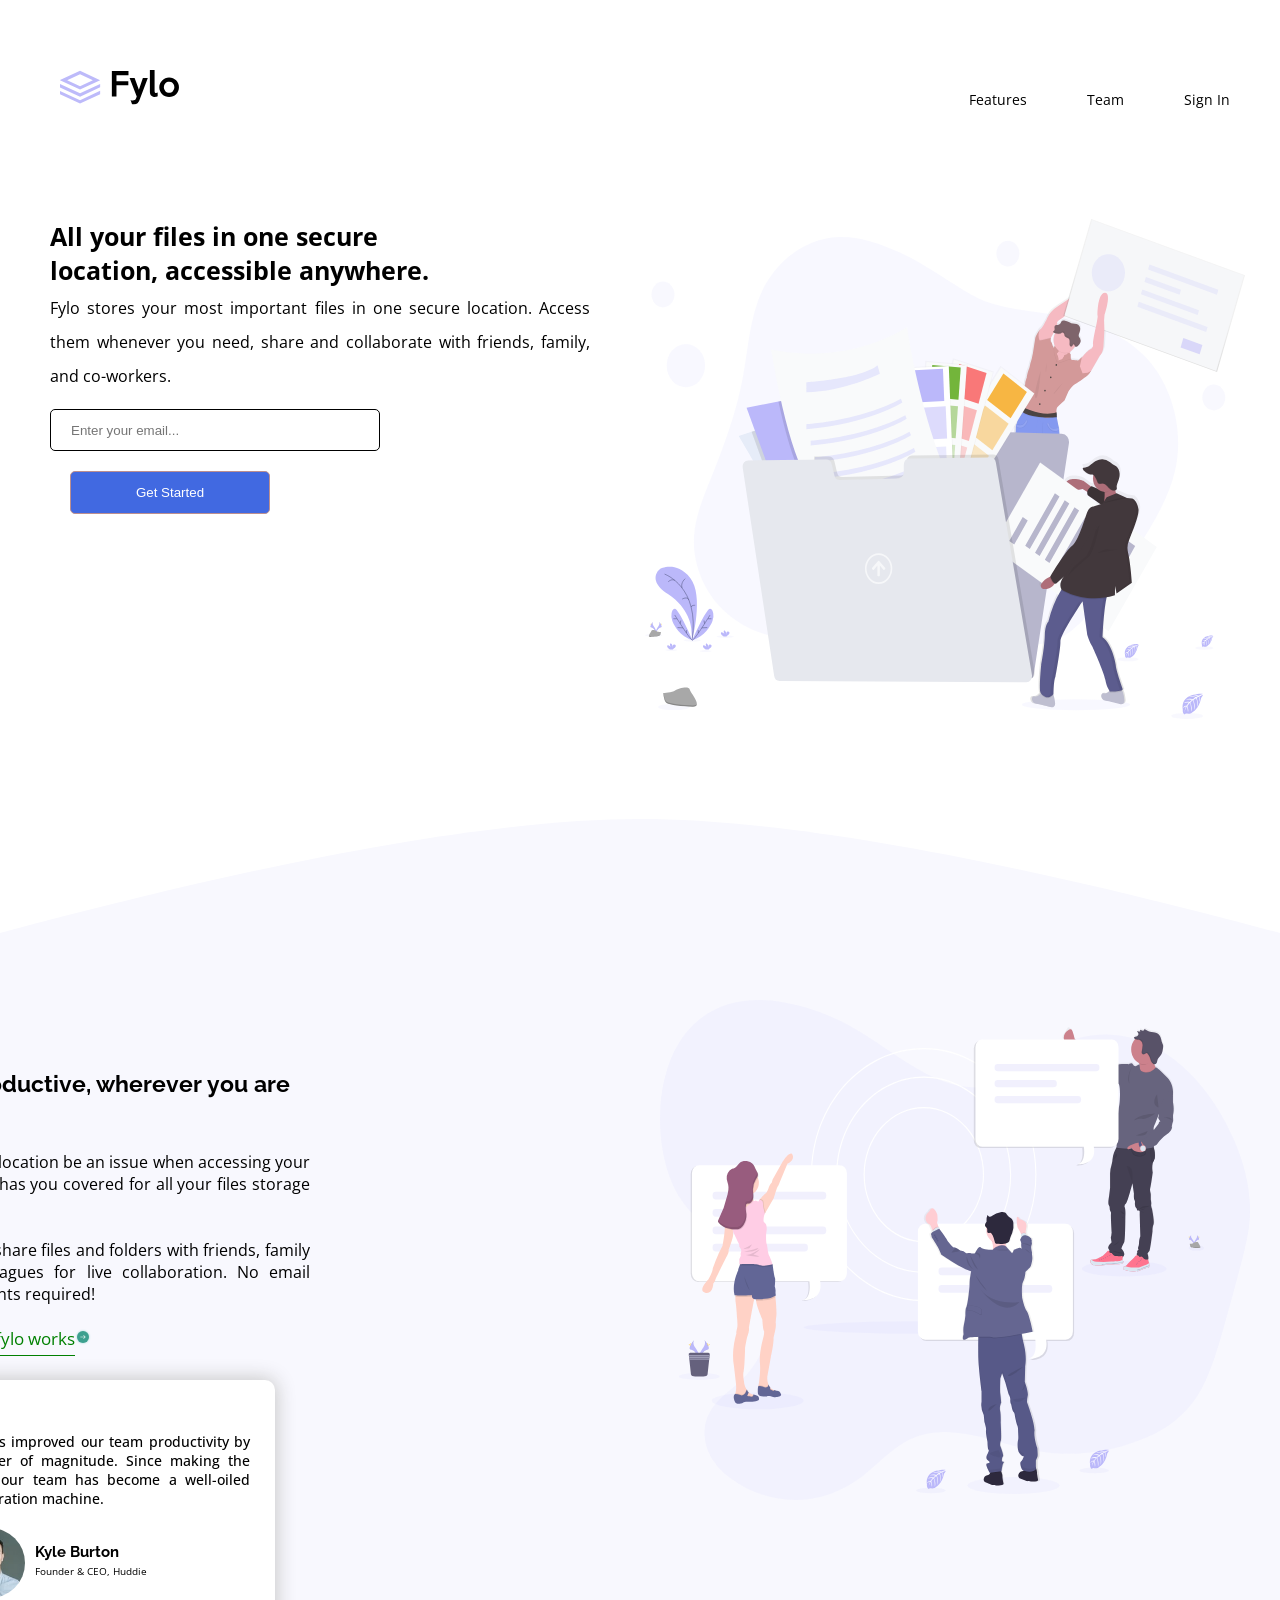
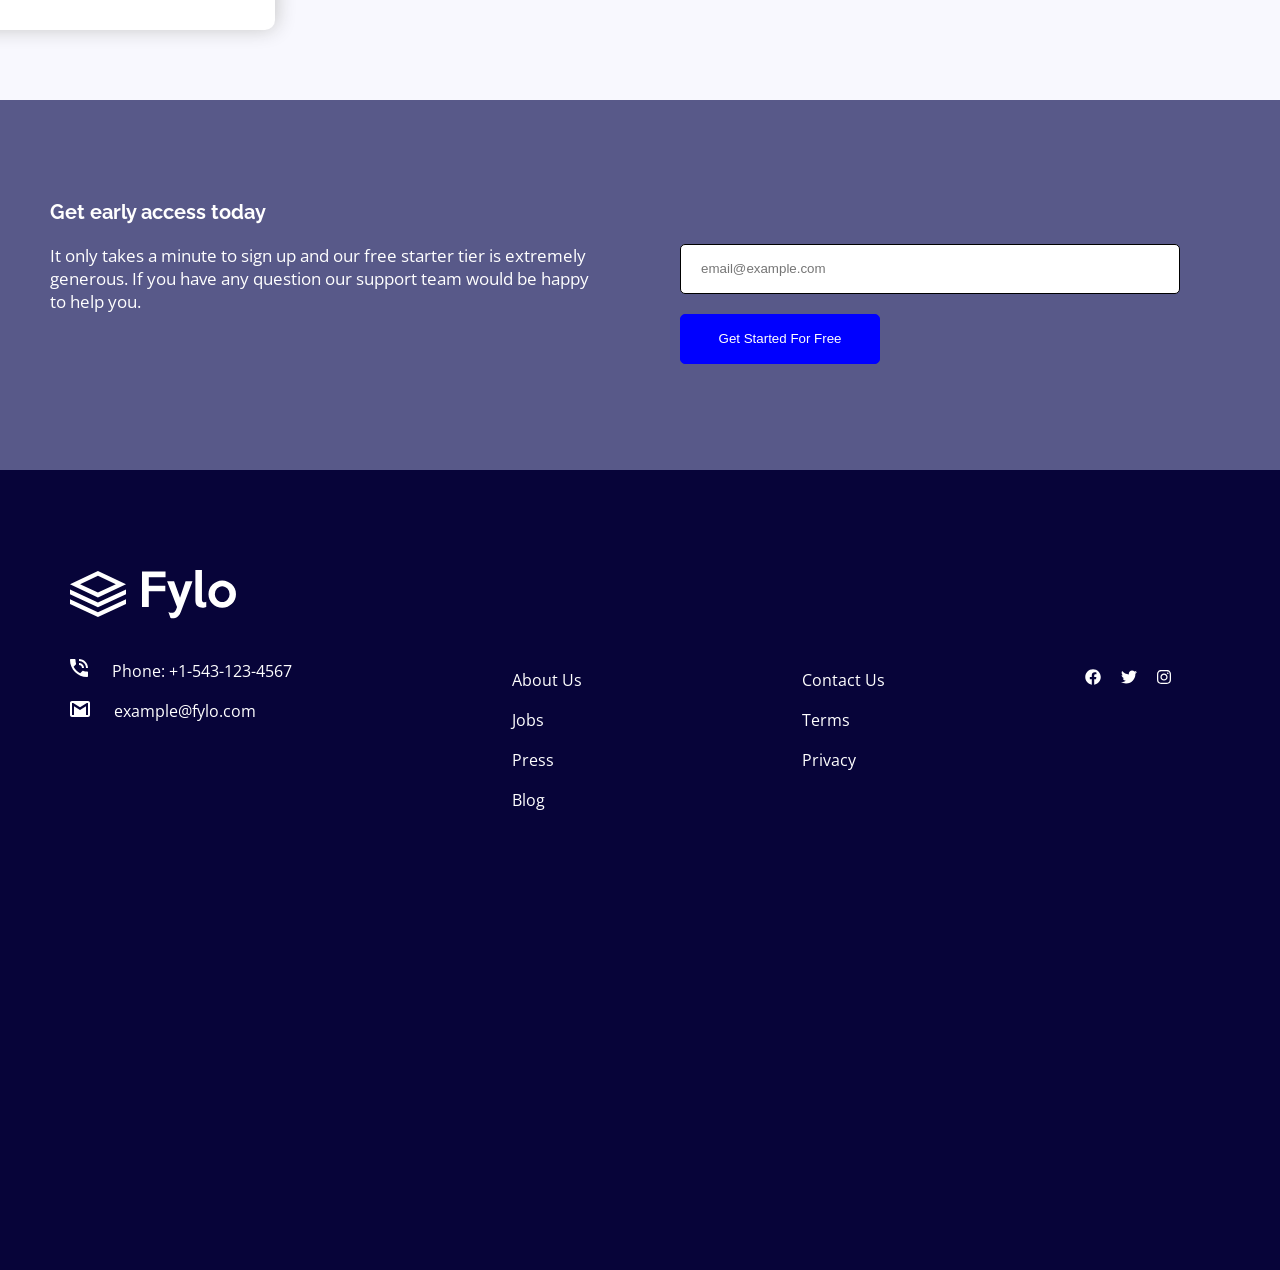
<file: index.html>
<!DOCTYPE html>
<html lang="en">

<head>
    <meta charset="UTF-8">
    <meta name="viewport" content="width=device-width, initial-scale=1.0">
    <title>fylopage</title>
    <link rel="stylesheet" href="fyloproject.css">
</head>

<body>
    <div class="head">
        <header>
            <img src="./images/logo.svg" alt="">
            <ul>
                <li><a href="">Features</a></li>
                <li><a href="">Team</a></li>
                <li><a href="">Sign In</a></li>
            </ul>
        </header>
    </div>
    <div class="first-column">
        <img src="./images/illustration-1.svg" alt="">
        <p class="p01">
            All your files in one secure <br>
            location, accessible
            anywhere. <br>
            <span class="sp1">Fylo stores your most important files in one
                secure location. Access them whenever you
                need, share and collaborate with friends,
                family, and co-workers. <br>
                <span><input type="email" placeholder="Enter your email..." class="i1" required> <button class="b1">Get
                        Started</button></span>
            </span>
        </p>
    </div>
    <div class="mid-column">
        <img src="./images/bg-curve-mobile.svg" alt="">
        <div class="md1">
            <img src="./images/illustration-2.svg" alt="">
            <div class="p2">Stay productive, wherever you are <br><br><br>
                <div class="sp3">Never let location be an issue when accessing your files. Fylo has you covered for all
                    your files storage needs. <br><br>
                    Securely share files and folders with friends, family and colleagues for live collaboration. No
                    email attachments required! <br><br>
                </div>
                <div class="sp4">
                    <a href="">See how fylo works<svg xmlns="http://www.w3.org/2000/svg"
                            xmlns:xlink="http://www.w3.org/1999/xlink" width="16" height="16">
                            <defs>
                                <circle id="b" cx="6" cy="6" r="6" />
                                <filter x="-25%" y="-25%" width="150%" height="150%" filterUnits="objectBoundingBox"
                                    id="a">
                                    <feOffset in="SourceAlpha" result="shadowOffsetOuter1" />
                                    <feGaussianBlur stdDeviation="1" in="shadowOffsetOuter1"
                                        result="shadowBlurOuter1" />
                                    <feColorMatrix
                                        values="0 0 0 0 0.239215686 0 0 0 0 0.62745098 0 0 0 0 0.560784314 0 0 0 0.793506567 0"
                                        in="shadowBlurOuter1" />
                                </filter>
                            </defs>
                            <g fill="none" fill-rule="evenodd">
                                <g transform="translate(2 2)">
                                    <use fill="#000" filter="url(#a)" xlink:href="#b" />
                                    <use fill="#3DA08F" xlink:href="#b" />
                                </g>
                                <path d="M8.582 6l-.363.35 1.452 1.4H5.333v.5h4.338L8.22 9.65l.363.35 2.074-2z"
                                    fill="#FFF" />
                            </g>
                        </svg></a>
                </div>

                <div class="sp5">
                    <svg xmlns="http://www.w3.org/2000/svg" width="19" height="12"><text transform="translate(-34 -25)"
                            fill="#07043B" fill-rule="evenodd" font-family="Helvetica" font-size="45">
                            <tspan x="33" y="56">“</tspan>
                        </text></svg>
                    <div class="sp6">
                        <p class="">Fylo has improved our team productivity by an order of magnitude. Since making the
                            switch our team has become a well-oiled collaboration machine.</p>
                    </div>
                    <div class="sp7"><img src="./images/avatar-testimonial.jpg" alt=""><span class="sp8">Kyle Burton
                            <br><span class="sp9">Founder & CEO, Huddie</span></span></div>
                </div>

            </div>
        </div>
    </div>
    <div class="second-column">
        <p class="psc1">Get early access today</p>
        <div class="sc1">
            <p class="psc2">It only takes a minute to sign up and our free starter tier is extremely generous. If you
                have any question our support team would be happy to help you.</p>
            <form action="">
                <input type="text" required placeholder="email@example.com" class="input-2">
                <button class="b2">Get Started For Free</button>
            </form>
        </div>
    </div>
    <footer>
        <div class="f1">
            <div class="footer-logo">
                <div class="flogo">
                    <svg width="166" height="49" xmlns="http://www.w3.org/2000/svg"
                        xmlns:xlink="http://www.w3.org/1999/xlink">
                        <defs>
                            <path id="a" d="M.014.03h93.96v48.29H.015z" />
                        </defs>
                        <g fill="none" fill-rule="evenodd">
                            <path
                                d="M0 14.13v.123l27.95 13.13L56 14.209v-.033L27.95 1 0 14.13zm10.077.062L27.95 5.795l17.877 8.397-17.877 8.396-17.874-8.396zM27.95 32.483L0 19.55v4.784l27.95 12.964L56 24.289v-4.784L27.95 32.483zm0 9.703L0 29.25v4.783L27.95 47 56 33.99v-4.784l-28.05 12.98z"
                                fill="#fff" />
                            <g transform="translate(72)">
                                <mask id="b" fill="#fff">
                                    <use xlink:href="#a" />
                                </mask>
                                <path
                                    d="M87.56 24.152a8.1 8.1 0 0 0-2.161-5.573 7.259 7.259 0 0 0-2.34-1.673 6.864 6.864 0 0 0-2.85-.601c-1.01 0-1.961.2-2.852.601a7.257 7.257 0 0 0-2.34 1.673 8.102 8.102 0 0 0-2.16 5.574 8.102 8.102 0 0 0 2.16 5.573 7.257 7.257 0 0 0 2.34 1.672 6.864 6.864 0 0 0 2.851.602c1.01 0 1.96-.2 2.852-.602a7.259 7.259 0 0 0 2.339-1.672 8.1 8.1 0 0 0 2.16-5.574zm6.415 0c0 1.932-.357 3.723-1.07 5.373a13.098 13.098 0 0 1-2.94 4.28c-1.247 1.205-2.71 2.156-4.388 2.854-1.678.699-3.468 1.048-5.369 1.048-1.9 0-3.683-.349-5.346-1.048a13.863 13.863 0 0 1-4.366-2.876 13.351 13.351 0 0 1-2.94-4.302c-.713-1.65-1.07-3.426-1.07-5.329 0-1.873.364-3.634 1.092-5.284a13.92 13.92 0 0 1 2.962-4.325 13.671 13.671 0 0 1 4.367-2.898 13.552 13.552 0 0 1 5.301-1.048c1.901 0 3.69.35 5.369 1.048 1.678.698 3.14 1.65 4.388 2.854 1.248 1.204 2.228 2.638 2.94 4.302.713 1.665 1.07 3.449 1.07 5.351zM64.258 36.905a8.6 8.6 0 0 1-1.715.58c-.638.148-1.3.222-1.982.222a9.84 9.84 0 0 1-2.74-.379 6.003 6.003 0 0 1-2.295-1.226c-.653-.565-1.173-1.3-1.56-2.207-.385-.907-.578-2-.578-3.277V.029h6.549v29.474c0 1.07.215 1.806.646 2.207.43.401.943.602 1.537.602.742 0 1.455-.223 2.138-.669v5.262zM50.492 11.22L38.908 41.854c-.861 2.289-1.99 3.939-3.386 4.95-1.396 1.01-3.06 1.515-4.99 1.515-.297 0-.623-.022-.98-.066a7.352 7.352 0 0 1-1.025-.201l-2.138-5.975a8.486 8.486 0 0 0 1.56.557c.534.134 1.039.201 1.514.201 1.01 0 1.93-.23 2.762-.691.832-.46 1.47-1.315 1.916-2.564l.891-2.586-9.935-25.773h6.995l5.925 16.588 5.57-16.588h6.905zM23.538 7.342H6.786v8.294h16.529v5.618H6.785v15.784H.015V1.412h23.524v5.93z"
                                    fill="#fff" mask="url(#b)" />
                            </g>
                        </g>
                    </svg>
                </div>
            </div><br><br>
            <div class="phone-logo">
                <div class="icons">
                    <img src="./images/icon-phone.svg" alt="">
                    <a href="tel:+1-543-123-4567">Phone: +1-543-123-4567</a><br><br>
                    <img src="./images/icon-email.svg" alt="">
                    <a href="mailto:example@fylo.com">example@fylo.com</a><br><br><br><br><br><br>
                </div>


                <ol>
                    <li><a href="">About Us</a></li><br>
                    <li><a href="">Jobs</a></li><br>
                    <li><a href="">Press</a></li><br>
                    <li><a href="">Blog</a></li><br><br><br>
                </ol>


                <ol>
                    <li><a href="">Contact Us</a></li><br>
                    <li><a href="">Terms</a></li><br>
                    <li><a href="">Privacy</a></li><br><br>
                </ol>


                <div class="media">
                    <div class="facebook">
                        <svg xmlns="http://www.w3.org/2000/svg" height="1em"
                            viewBox="0 0 512 512"><!--! Font Awesome Free 6.4.2 by @fontawesome - https://fontawesome.com License - https://fontawesome.com/license (Commercial License) Copyright 2023 Fonticons, Inc. -->
                            <path
                                d="M504 256C504 119 393 8 256 8S8 119 8 256c0 123.78 90.69 226.38 209.25 245V327.69h-63V256h63v-54.64c0-62.15 37-96.48 93.67-96.48 27.14 0 55.52 4.84 55.52 4.84v61h-31.28c-30.8 0-40.41 19.12-40.41 38.73V256h68.78l-11 71.69h-57.78V501C413.31 482.38 504 379.78 504 256z" />
                        </svg>
                    </div>
                    <div class="twitter">
                        <svg xmlns="http://www.w3.org/2000/svg" height="1em"
                            viewBox="0 0 512 512"><!--! Font Awesome Free 6.4.2 by @fontawesome - https://fontawesome.com License - https://fontawesome.com/license (Commercial License) Copyright 2023 Fonticons, Inc. -->
                            <path
                                d="M459.37 151.716c.325 4.548.325 9.097.325 13.645 0 138.72-105.583 298.558-298.558 298.558-59.452 0-114.68-17.219-161.137-47.106 8.447.974 16.568 1.299 25.34 1.299 49.055 0 94.213-16.568 130.274-44.832-46.132-.975-84.792-31.188-98.112-72.772 6.498.974 12.995 1.624 19.818 1.624 9.421 0 18.843-1.3 27.614-3.573-48.081-9.747-84.143-51.98-84.143-102.985v-1.299c13.969 7.797 30.214 12.67 47.431 13.319-28.264-18.843-46.781-51.005-46.781-87.391 0-19.492 5.197-37.36 14.294-52.954 51.655 63.675 129.3 105.258 216.365 109.807-1.624-7.797-2.599-15.918-2.599-24.04 0-57.828 46.782-104.934 104.934-104.934 30.213 0 57.502 12.67 76.67 33.137 23.715-4.548 46.456-13.32 66.599-25.34-7.798 24.366-24.366 44.833-46.132 57.827 21.117-2.273 41.584-8.122 60.426-16.243-14.292 20.791-32.161 39.308-52.628 54.253z" />
                        </svg>
                    </div>
                    <div class="instagram">
                        <svg xmlns="http://www.w3.org/2000/svg" height="1em"
                            viewBox="0 0 448 512"><!--! Font Awesome Free 6.4.2 by @fontawesome - https://fontawesome.com License - https://fontawesome.com/license (Commercial License) Copyright 2023 Fonticons, Inc. -->
                            <path
                                d="M224.1 141c-63.6 0-114.9 51.3-114.9 114.9s51.3 114.9 114.9 114.9S339 319.5 339 255.9 287.7 141 224.1 141zm0 189.6c-41.1 0-74.7-33.5-74.7-74.7s33.5-74.7 74.7-74.7 74.7 33.5 74.7 74.7-33.6 74.7-74.7 74.7zm146.4-194.3c0 14.9-12 26.8-26.8 26.8-14.9 0-26.8-12-26.8-26.8s12-26.8 26.8-26.8 26.8 12 26.8 26.8zm76.1 27.2c-1.7-35.9-9.9-67.7-36.2-93.9-26.2-26.2-58-34.4-93.9-36.2-37-2.1-147.9-2.1-184.9 0-35.8 1.7-67.6 9.9-93.9 36.1s-34.4 58-36.2 93.9c-2.1 37-2.1 147.9 0 184.9 1.7 35.9 9.9 67.7 36.2 93.9s58 34.4 93.9 36.2c37 2.1 147.9 2.1 184.9 0 35.9-1.7 67.7-9.9 93.9-36.2 26.2-26.2 34.4-58 36.2-93.9 2.1-37 2.1-147.8 0-184.8zM398.8 388c-7.8 19.6-22.9 34.7-42.6 42.6-29.5 11.7-99.5 9-132.1 9s-102.7 2.6-132.1-9c-19.6-7.8-34.7-22.9-42.6-42.6-11.7-29.5-9-99.5-9-132.1s-2.6-102.7 9-132.1c7.8-19.6 22.9-34.7 42.6-42.6 29.5-11.7 99.5-9 132.1-9s102.7-2.6 132.1 9c19.6 7.8 34.7 22.9 42.6 42.6 11.7 29.5 9 99.5 9 132.1s2.7 102.7-9 132.1z" />
                        </svg>
                    </div>
                </div>
            </div>
        </div>
    </footer>
    <!-- <div class="sp2">Never let location be an issue when accessing
            your files. Fylo has you covered for al of your files
            storage needs.
        </div> -->
    <!-- <div class="mid-column">
        <img src="./images/bg-curve-mobile.svg" alt="">
        <div class="md1">
            <img src="./images/illustration-2.svg" alt="">
            <p class="p2">Stay productive, wherever you are <br><br><br>
                <span class="sp2">Never let location be an issue when accessing
                    your files. Fylo has you covered for all of your file
                    storage needs. <br><br> <span class="sp3">Securely share files and folders with friends, family and
                        colleagues for live collaboration. No email attachment required.</span><br><br><br>
                </span>
                <span class="sp4">
                    <a href="">See how Fylo Works</a>
                    <svg xmlns="http://www.w3.org/2000/svg" xmlns:xlink="http://www.w3.org/1999/xlink" width="16"
                        height="16">
                        <defs>
                            <circle id="b" cx="6" cy="6" r="6" />
                            <filter x="-25%" y="-25%" width="150%" height="150%" filterUnits="objectBoundingBox" id="a">
                                <feOffset in="SourceAlpha" result="shadowOffsetOuter1" />
                                <feGaussianBlur stdDeviation="1" in="shadowOffsetOuter1" result="shadowBlurOuter1" />
                                <feColorMatrix
                                    values="0 0 0 0 0.239215686 0 0 0 0 0.62745098 0 0 0 0 0.560784314 0 0 0 0.793506567 0"
                                    in="shadowBlurOuter1" />
                            </filter>
                        </defs>
                        <g fill="none" fill-rule="evenodd">
                            <g transform="translate(2 2)">
                                <use fill="#000" filter="url(#a)" xlink:href="#b" />
                                <use fill="#3DA08F" xlink:href="#b" />
                            </g>
                            <path d="M8.582 6l-.363.35 1.452 1.4H5.333v.5h4.338L8.22 9.65l.363.35 2.074-2z"
                                fill="#FFF" />
                        </g>
                    </svg>
                    <span class="image-wrapper">
                        <img src="./images/avatar-testimonial.jpg" alt="your-image-alt-text">
                      </span>
                </span>
            </p>
            
        </div>
    </div> -->
</body>

</html>
</file>
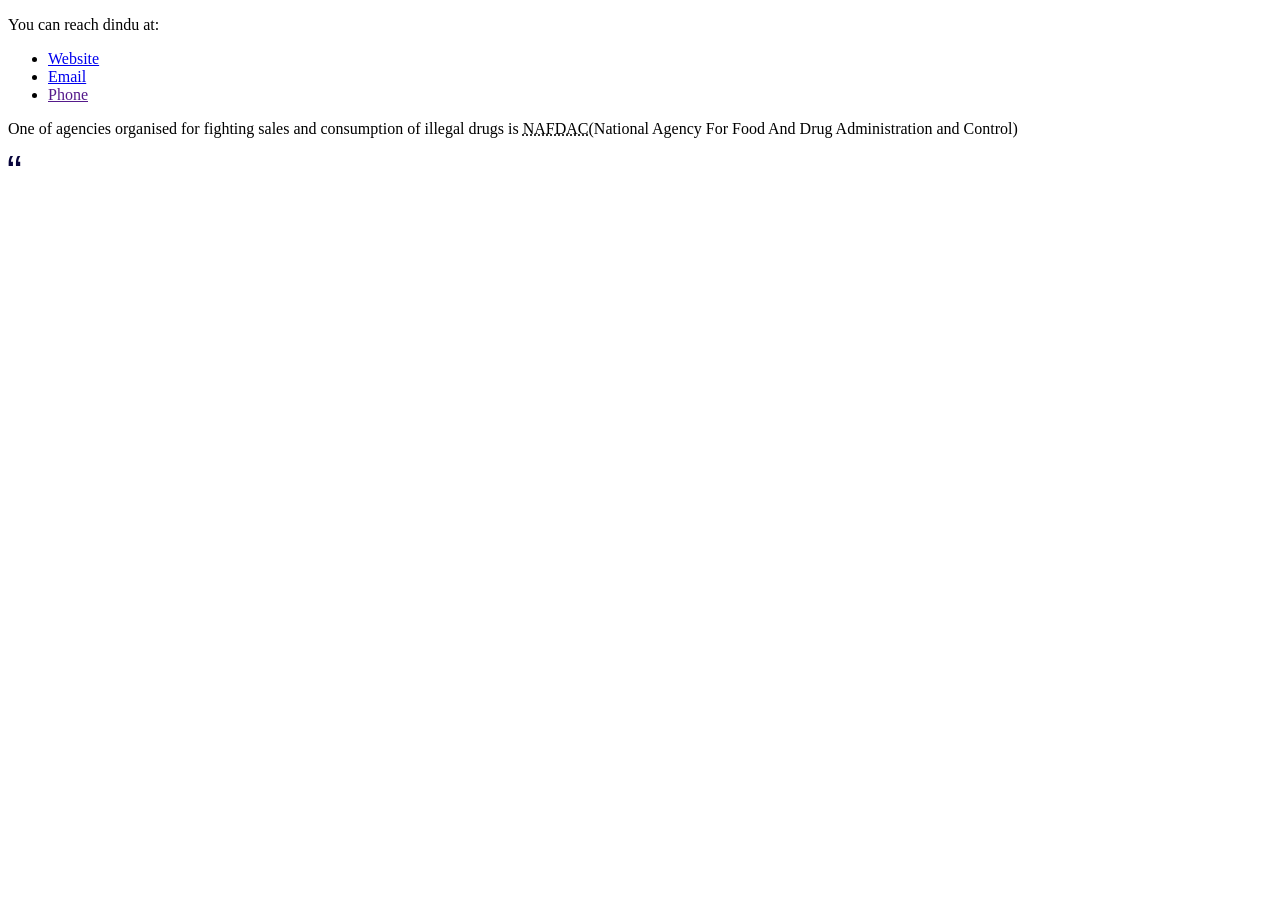
<file: dindutrainig.html>
<!DOCTYPE html>
<html lang="en">
<head>
    <meta charset="UTF-8">
    <meta name="viewport" content="width=device-width, initial-scale=1.0">
    <title>Document</title>
</head>
<body>
    <p>You can reach dindu at:</p>
    <ul>
        <li><a href="https://bet9ja.com">Website</a></li>
        <li><a href="https://longrichng.com">Email</a></li>
        <li><a href="">Phone</a></li>
    </ul>
    <p>
        One of agencies organised for fighting sales and consumption of illegal drugs is <abbr title="">NAFDAC</abbr>(National Agency For Food And Drug Administration and Control)
    </p>
    <img src="./images/icon-quotes.svg" alt="">
    
</body>
</html>
</file>
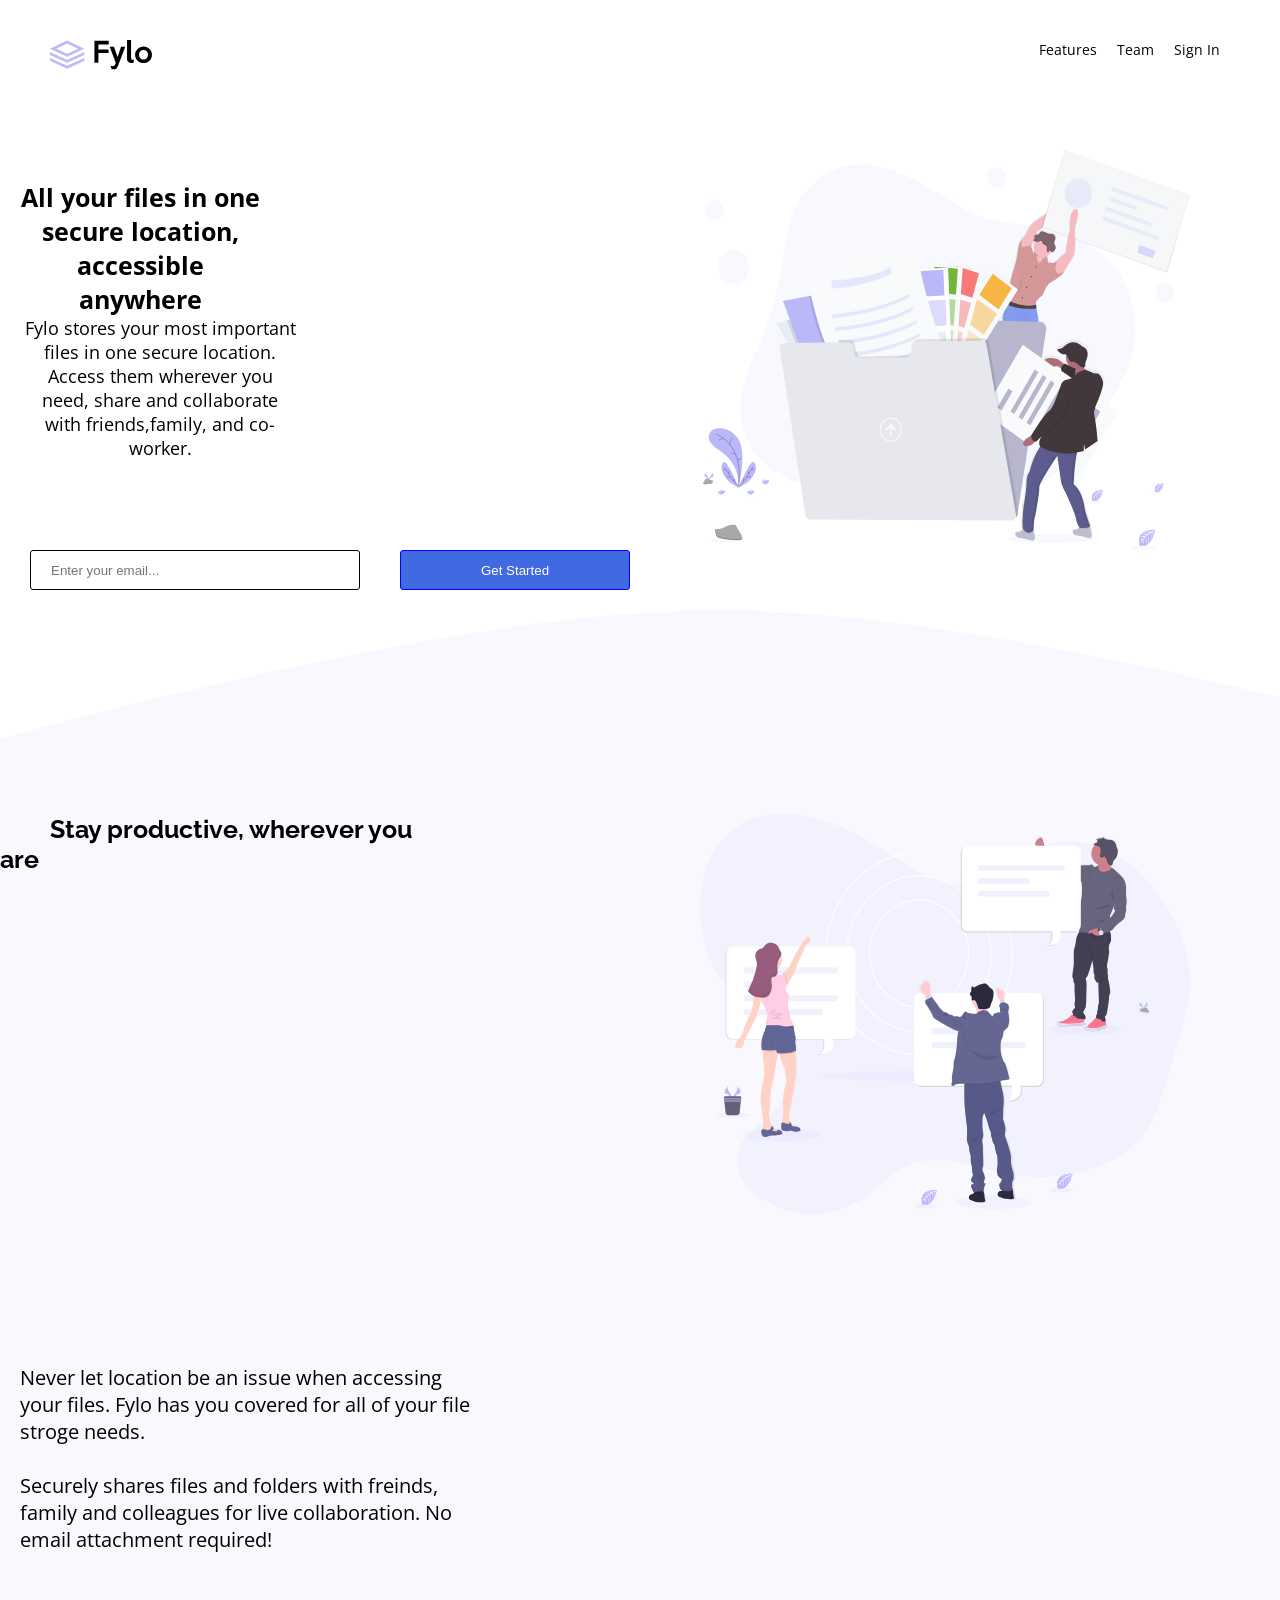
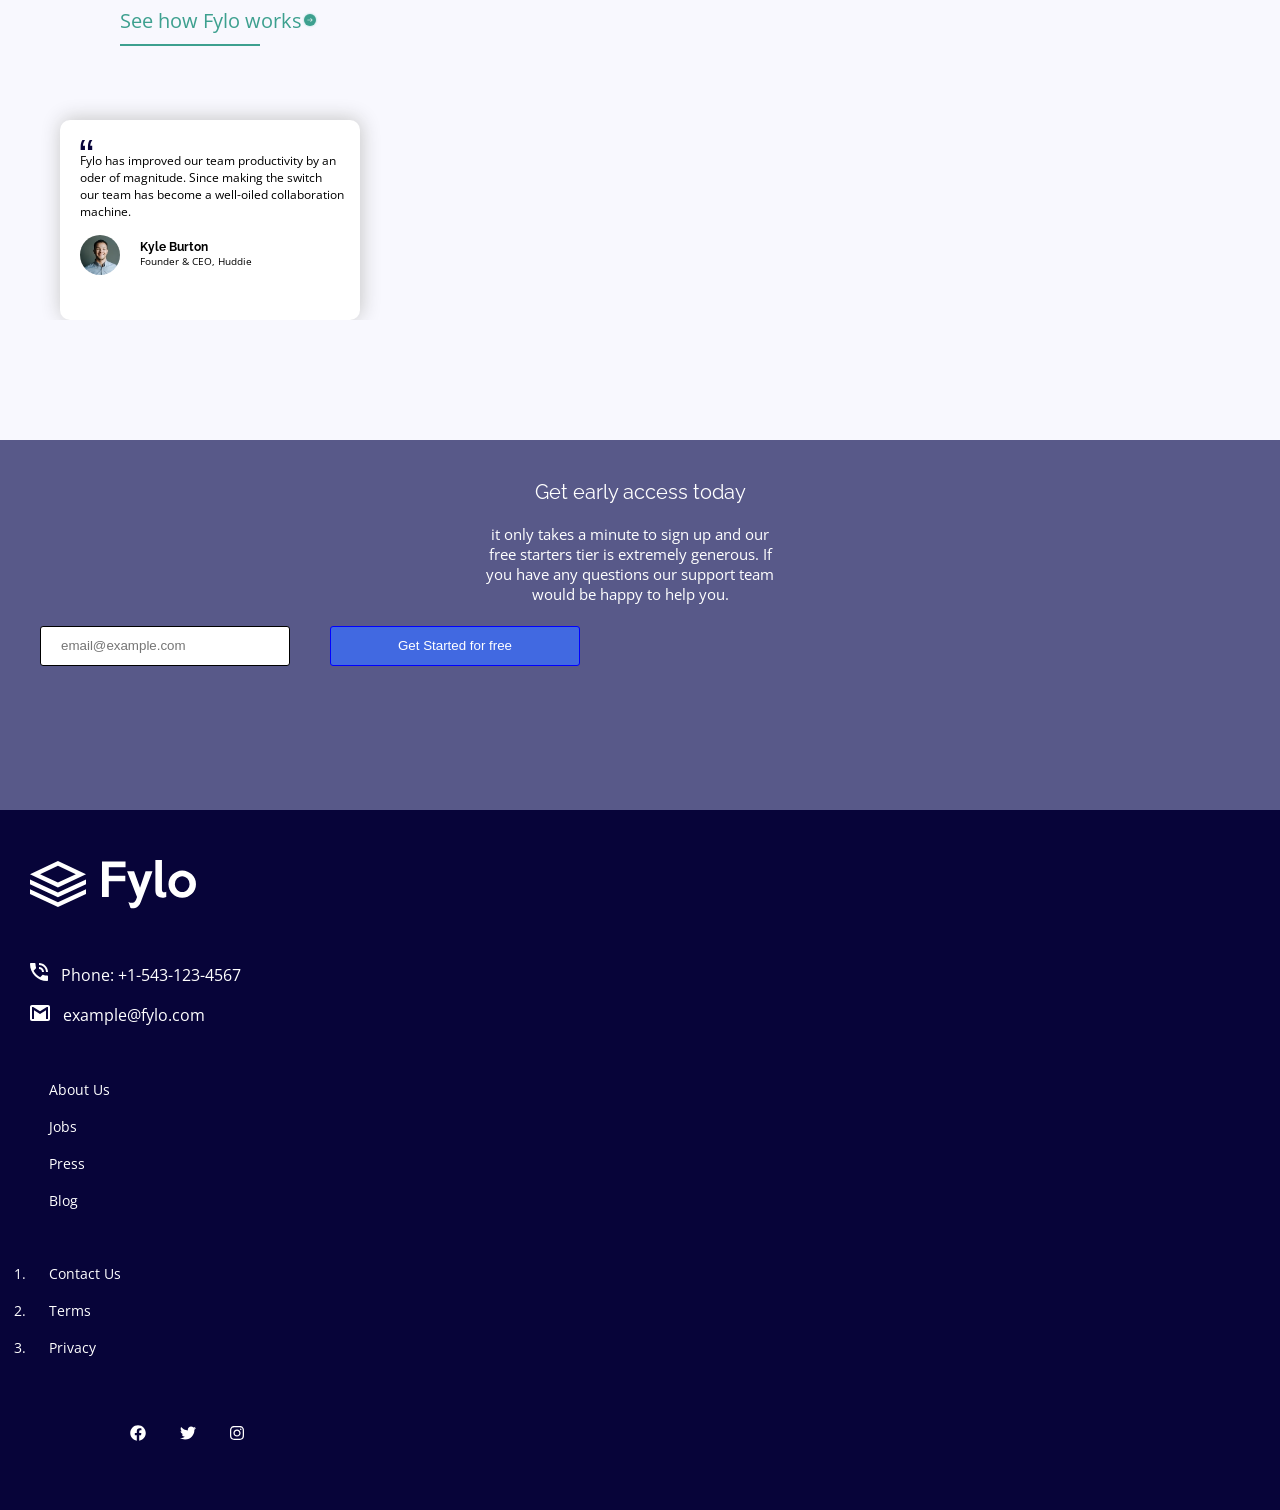
<file: fylo.html>
<!DOCTYPE html>
<html lang="en">

<head>
    <meta charset="UTF-8">
    <meta name="viewport" content="width=device-width, initial-scale=1.0">
    <title>Document</title>
    <link rel="stylesheet" href="fylo.css">
</head>

<body>
    <header>
        <div class="header-container">
            <img src="./images/logo.svg" alt="logo icon">
            <nav>
                <ul>
                    <li>Features</li>
                    <li>Team</li>
                    <li>Sign In</li>
                </ul>
            </nav>
        </div>
    </header>
    <main>
        <div class="first-main">
            <img src="./images/illustration-1.svg" alt="">
            <div class="main-text">
                <div class="main1">
                    All your files in one secure location, accessible anywhere
                </div>
                <div class="main-text2">
                    Fylo stores your most important files in one secure location. Access them wherever you need, share
                    and collaborate with friends,family, and co-worker.
                </div>

                <!-- <div class="main-text2">
                    <div class="main2">Fylo stores your most important files in one</div>
                    <div class="main2">secure location. Access them wherever you</div>
                    <div class="main2">need, share and collaborate with friends,</div>
                    <div class="main2">family, and co-workers</div>
                </div> -->

            </div>

        </div>

    </main>
    <form action="">

        <input type="text" placeholder="Enter your email..." required>
        <button>Get Started</button>

    </form>
    <!-- <div class="main-text">
        <div class="main1">All your files in one secure</div>
        <div class="main1">location, accessible</div>
        <div class="main1">anywhere</div>
        <div class="main-text2">
            <div class="main2">Fylo stores your most important files in one</div>
            <div class="main2">secure location. Access them wherever you</div>
            <div class="main2">need, share and collaborate with friends,</div>
            <div class="main2">family, and co-workers</div>
        </div>
        <form action="">
            <input type="text" placeholder="Enter your email..." required>
            <button>Get Started</button>
        </form>
    </div> -->
    <!-- <div class="main-text2">
        <div class="main2">Fylo stores your most important files in one</div>
        <div class="main2">secure location. Access them wherever you</div>
        <div class="main2">need, share and collaborate with friends,</div>
        <div class="main2">family, and co-workers</div>
    </div>
    <form action="">
        <input type="text" placeholder="Enter your email..." required>
        <button>Get Started</button>
    </form> -->
    <div class="second-main">
        <img src="./images/bg-curve-mobile.svg" alt="">
    </div>
    <p>
        <img src="./images/illustration-2.svg" alt="">
        <span>
            <span class="sp1">Stay productive, wherever you are
                <div class="sp2">
                    Never let location be an issue when accessing<br>
                    your files. Fylo has you covered for all of your file<br>
                    stroge needs. <br><br>
                    Securely shares files and folders with freinds,<br>
                    family and colleagues for live collaboration. No<br>
                    email attachment required! <br><br><br>
                    <a href="">See how Fylo works<svg xmlns="http://www.w3.org/2000/svg"
                            xmlns:xlink="http://www.w3.org/1999/xlink" width="16" height="16">
                            <defs>
                                <circle id="b" cx="6" cy="6" r="6" />
                                <filter x="-25%" y="-25%" width="150%" height="150%" filterUnits="objectBoundingBox"
                                    id="a">
                                    <feOffset in="SourceAlpha" result="shadowOffsetOuter1" />
                                    <feGaussianBlur stdDeviation="1" in="shadowOffsetOuter1"
                                        result="shadowBlurOuter1" />
                                    <feColorMatrix
                                        values="0 0 0 0 0.239215686 0 0 0 0 0.62745098 0 0 0 0 0.560784314 0 0 0 0.793506567 0"
                                        in="shadowBlurOuter1" />
                                </filter>
                            </defs>
                            <g fill="none" fill-rule="evenodd">
                                <g transform="translate(2 2)">
                                    <use fill="#000" filter="url(#a)" xlink:href="#b" />
                                    <use fill="#3DA08F" xlink:href="#b" />
                                </g>
                                <path d="M8.582 6l-.363.35 1.452 1.4H5.333v.5h4.338L8.22 9.65l.363.35 2.074-2z"
                                    fill="#FFF" />
                            </g>
                        </svg></a>
                    <hr><br><br>
                    <span class="sp4">
                        <svg xmlns="http://www.w3.org/2000/svg" width="13" height="12"><text
                                transform="translate(-34 -25)" fill="#07043B" fill-rule="evenodd"
                                font-family="Helvetica" font-size="45">
                                <tspan x="33" y="56">“</tspan>
                            </text></svg>
                        Fylo has improved our team productivity by an <br>
                        oder of magnitude. Since making the switch <br>
                        our team has become a well-oiled collaboration <br>
                        machine. <br>
                        <div class="sp5"><img src="./images/avatar-testimonial.jpg" alt="">
                            <div class="founder">
                                <div class="kyle">Kyle Burton</div>
                                <div class="ceo">Founder & CEO, Huddie</div>
                            </div>
                        </div>
                    </span>
                    <div class="blank"></div>

                </div>
            </span>
        </span>
    </p>
    <!-- <div class="sp2">
        Never let location be an issue when accessing<br>
        your files. Fylo has you covered for all of your file<br>
        stroge needs. <br><br>
        Securely shares files and folders with freinds,<br>
        family and colleagues for live collaboration. No<br>
        email attachment required! <br><br><br>
        <a href="">See how Fylo works<svg xmlns="http://www.w3.org/2000/svg" xmlns:xlink="http://www.w3.org/1999/xlink"
                width="16" height="16">
                <defs>
                    <circle id="b" cx="6" cy="6" r="6" />
                    <filter x="-25%" y="-25%" width="150%" height="150%" filterUnits="objectBoundingBox" id="a">
                        <feOffset in="SourceAlpha" result="shadowOffsetOuter1" />
                        <feGaussianBlur stdDeviation="1" in="shadowOffsetOuter1" result="shadowBlurOuter1" />
                        <feColorMatrix
                            values="0 0 0 0 0.239215686 0 0 0 0 0.62745098 0 0 0 0 0.560784314 0 0 0 0.793506567 0"
                            in="shadowBlurOuter1" />
                    </filter>
                </defs>
                <g fill="none" fill-rule="evenodd">
                    <g transform="translate(2 2)">
                        <use fill="#000" filter="url(#a)" xlink:href="#b" />
                        <use fill="#3DA08F" xlink:href="#b" />
                    </g>
                    <path d="M8.582 6l-.363.35 1.452 1.4H5.333v.5h4.338L8.22 9.65l.363.35 2.074-2z" fill="#FFF" />
                </g>
            </svg></a>
        <hr><br><br>
        <span class="sp4">
            <svg xmlns="http://www.w3.org/2000/svg" width="13" height="12"><text transform="translate(-34 -25)"
                    fill="#07043B" fill-rule="evenodd" font-family="Helvetica" font-size="45">
                    <tspan x="33" y="56">“</tspan>
                </text></svg>
            Fylo has improved our team productivity by an <br>
            oder of magnitude. Since making the switch <br>
            our team has become a well-oiled collaboration <br>
            machine. <br>
            <div class="sp5"><img src="./images/avatar-testimonial.jpg" alt="">
                <div class="founder">
                    <div class="kyle">Kyle Burton</div>
                    <div class="ceo">Founder & CEO, Huddie</div>
                </div>
            </div>
        </span>
        <div class="blank"></div> -->
    </div>
    <div class="form3">
        Get early access today <br>
        <div class="in1">
            it only takes a minute to sign up and our <br>
            free starters tier is extremely generous. If <br>
            you have any questions our support team <br>
            would be happy to help you.
            <form action="" class="form-input2">
                <input type="text" placeholder="email@example.com" required class="i2">
                <button class="b2">Get Started for free</button>
            </form>
        </div>
    </div>
    <footer>
        <div class="footer-logo">
            <svg width="166" height="49" xmlns="http://www.w3.org/2000/svg" xmlns:xlink="http://www.w3.org/1999/xlink">
                <defs>
                    <path id="a" d="M.014.03h93.96v48.29H.015z" />
                </defs>
                <g fill="none" fill-rule="evenodd">
                    <path
                        d="M0 14.13v.123l27.95 13.13L56 14.209v-.033L27.95 1 0 14.13zm10.077.062L27.95 5.795l17.877 8.397-17.877 8.396-17.874-8.396zM27.95 32.483L0 19.55v4.784l27.95 12.964L56 24.289v-4.784L27.95 32.483zm0 9.703L0 29.25v4.783L27.95 47 56 33.99v-4.784l-28.05 12.98z"
                        fill="#fff" />
                    <g transform="translate(72)">
                        <mask id="b" fill="#fff">
                            <use xlink:href="#a" />
                        </mask>
                        <path
                            d="M87.56 24.152a8.1 8.1 0 0 0-2.161-5.573 7.259 7.259 0 0 0-2.34-1.673 6.864 6.864 0 0 0-2.85-.601c-1.01 0-1.961.2-2.852.601a7.257 7.257 0 0 0-2.34 1.673 8.102 8.102 0 0 0-2.16 5.574 8.102 8.102 0 0 0 2.16 5.573 7.257 7.257 0 0 0 2.34 1.672 6.864 6.864 0 0 0 2.851.602c1.01 0 1.96-.2 2.852-.602a7.259 7.259 0 0 0 2.339-1.672 8.1 8.1 0 0 0 2.16-5.574zm6.415 0c0 1.932-.357 3.723-1.07 5.373a13.098 13.098 0 0 1-2.94 4.28c-1.247 1.205-2.71 2.156-4.388 2.854-1.678.699-3.468 1.048-5.369 1.048-1.9 0-3.683-.349-5.346-1.048a13.863 13.863 0 0 1-4.366-2.876 13.351 13.351 0 0 1-2.94-4.302c-.713-1.65-1.07-3.426-1.07-5.329 0-1.873.364-3.634 1.092-5.284a13.92 13.92 0 0 1 2.962-4.325 13.671 13.671 0 0 1 4.367-2.898 13.552 13.552 0 0 1 5.301-1.048c1.901 0 3.69.35 5.369 1.048 1.678.698 3.14 1.65 4.388 2.854 1.248 1.204 2.228 2.638 2.94 4.302.713 1.665 1.07 3.449 1.07 5.351zM64.258 36.905a8.6 8.6 0 0 1-1.715.58c-.638.148-1.3.222-1.982.222a9.84 9.84 0 0 1-2.74-.379 6.003 6.003 0 0 1-2.295-1.226c-.653-.565-1.173-1.3-1.56-2.207-.385-.907-.578-2-.578-3.277V.029h6.549v29.474c0 1.07.215 1.806.646 2.207.43.401.943.602 1.537.602.742 0 1.455-.223 2.138-.669v5.262zM50.492 11.22L38.908 41.854c-.861 2.289-1.99 3.939-3.386 4.95-1.396 1.01-3.06 1.515-4.99 1.515-.297 0-.623-.022-.98-.066a7.352 7.352 0 0 1-1.025-.201l-2.138-5.975a8.486 8.486 0 0 0 1.56.557c.534.134 1.039.201 1.514.201 1.01 0 1.93-.23 2.762-.691.832-.46 1.47-1.315 1.916-2.564l.891-2.586-9.935-25.773h6.995l5.925 16.588 5.57-16.588h6.905zM23.538 7.342H6.786v8.294h16.529v5.618H6.785v15.784H.015V1.412h23.524v5.93z"
                            fill="#fff" mask="url(#b)" />
                    </g>
                </g>
            </svg>
            <div class="phone-logo">
                <!-- <address> -->
                <img src="./images/icon-phone.svg" alt="">
                <!-- <a href="mailto:fylo@rock.com">exampl@fylo.com</a><br /> -->
                <a href="tel:+1-543-123-4567">Phone: +1-543-123-4567</a><br><br>
                <img src="./images/icon-email.svg" alt="">
                <a href="mailto:example@fylo.com">example@fylo.com</a><br /><br><br><br>
                <!-- </address> -->
                <ul>
                    <li><a href="">About Us</a></li><br>
                    <li><a href="">Jobs</a></li><br>
                    <li><a href="">Press</a></li><br>
                    <li><a href="">Blog</a></li><br><br><br>
                    <!-- <li><a href=""></a></li> -->
                </ul>
                <ol>
                    <li><a href="">Contact Us</a></li><br>
                    <li><a href="">Terms</a></li><br>
                    <li><a href="">Privacy</a></li><br>
                </ol>
            </div>
            <div class="icon">
                <svg xmlns="http://www.w3.org/2000/svg" height="1em"
                    viewBox="0 0 512 512"><!--! Font Awesome Free 6.4.2 by @fontawesome - https://fontawesome.com License - https://fontawesome.com/license (Commercial License) Copyright 2023 Fonticons, Inc. -->
                    <path
                        d="M504 256C504 119 393 8 256 8S8 119 8 256c0 123.78 90.69 226.38 209.25 245V327.69h-63V256h63v-54.64c0-62.15 37-96.48 93.67-96.48 27.14 0 55.52 4.84 55.52 4.84v61h-31.28c-30.8 0-40.41 19.12-40.41 38.73V256h68.78l-11 71.69h-57.78V501C413.31 482.38 504 379.78 504 256z" />
                </svg>
                <svg xmlns="http://www.w3.org/2000/svg" height="1em"
                    viewBox="0 0 512 512"><!--! Font Awesome Free 6.4.2 by @fontawesome - https://fontawesome.com License - https://fontawesome.com/license (Commercial License) Copyright 2023 Fonticons, Inc. -->
                    <path
                        d="M459.37 151.716c.325 4.548.325 9.097.325 13.645 0 138.72-105.583 298.558-298.558 298.558-59.452 0-114.68-17.219-161.137-47.106 8.447.974 16.568 1.299 25.34 1.299 49.055 0 94.213-16.568 130.274-44.832-46.132-.975-84.792-31.188-98.112-72.772 6.498.974 12.995 1.624 19.818 1.624 9.421 0 18.843-1.3 27.614-3.573-48.081-9.747-84.143-51.98-84.143-102.985v-1.299c13.969 7.797 30.214 12.67 47.431 13.319-28.264-18.843-46.781-51.005-46.781-87.391 0-19.492 5.197-37.36 14.294-52.954 51.655 63.675 129.3 105.258 216.365 109.807-1.624-7.797-2.599-15.918-2.599-24.04 0-57.828 46.782-104.934 104.934-104.934 30.213 0 57.502 12.67 76.67 33.137 23.715-4.548 46.456-13.32 66.599-25.34-7.798 24.366-24.366 44.833-46.132 57.827 21.117-2.273 41.584-8.122 60.426-16.243-14.292 20.791-32.161 39.308-52.628 54.253z" />
                </svg>
                <svg xmlns="http://www.w3.org/2000/svg" height="1em"
                    viewBox="0 0 448 512"><!--! Font Awesome Free 6.4.2 by @fontawesome - https://fontawesome.com License - https://fontawesome.com/license (Commercial License) Copyright 2023 Fonticons, Inc. -->
                    <path
                        d="M224.1 141c-63.6 0-114.9 51.3-114.9 114.9s51.3 114.9 114.9 114.9S339 319.5 339 255.9 287.7 141 224.1 141zm0 189.6c-41.1 0-74.7-33.5-74.7-74.7s33.5-74.7 74.7-74.7 74.7 33.5 74.7 74.7-33.6 74.7-74.7 74.7zm146.4-194.3c0 14.9-12 26.8-26.8 26.8-14.9 0-26.8-12-26.8-26.8s12-26.8 26.8-26.8 26.8 12 26.8 26.8zm76.1 27.2c-1.7-35.9-9.9-67.7-36.2-93.9-26.2-26.2-58-34.4-93.9-36.2-37-2.1-147.9-2.1-184.9 0-35.8 1.7-67.6 9.9-93.9 36.1s-34.4 58-36.2 93.9c-2.1 37-2.1 147.9 0 184.9 1.7 35.9 9.9 67.7 36.2 93.9s58 34.4 93.9 36.2c37 2.1 147.9 2.1 184.9 0 35.9-1.7 67.7-9.9 93.9-36.2 26.2-26.2 34.4-58 36.2-93.9 2.1-37 2.1-147.8 0-184.8zM398.8 388c-7.8 19.6-22.9 34.7-42.6 42.6-29.5 11.7-99.5 9-132.1 9s-102.7 2.6-132.1-9c-19.6-7.8-34.7-22.9-42.6-42.6-11.7-29.5-9-99.5-9-132.1s-2.6-102.7 9-132.1c7.8-19.6 22.9-34.7 42.6-42.6 29.5-11.7 99.5-9 132.1-9s102.7-2.6 132.1 9c19.6 7.8 34.7 22.9 42.6 42.6 11.7 29.5 9 99.5 9 132.1s2.7 102.7-9 132.1z" />
                </svg>
            </div>
        </div>
    </footer>

</body>

</html>
</file>
<file: fyloproject.css>
@import url("https://fonts.googleapis.com/css2?family=Big+Shoulders+Display&family=Lexend+Deca:wght@300;400&family=Open+Sans:wght@400;700&family=Raleway:wght@700&display=swap");

* {
    margin: 0;
    padding: 0;
    box-sizing: border-box;
}

header {
    display: flex;
    justify-content: space-between;
}

header img {
    margin: 20px 20px;
    height: 35px;
}

ul {
    display: flex;
    list-style: none;
    margin: 20px 20px;
}

ul li {
    padding: 0px 5px;
    font-family: "Open Sans", sans-serif;
    font-size: 14px;
}

ul a {
    text-decoration: none;
    color: black;
}

.first-column img {
    height: 200px;
    width: 300px;
    margin: 70px 35px 0px;
}

.p01 {
    font-weight: 700;
    font-size: 25px;
    font-family: "Open Sans", sans-serif;
    padding: 20px 20px 0px 20px;
    text-align: center;
}

/* p {
    font-weight: 700;
    font-size: 25px;
    font-family: "Open Sans", sans-serif;
    padding: 20px 20px 0px 20px;
    text-align: center;
} */

p .sp1 {
    font-size: 16px;
    font-family: "Open Sans", sans-serif;
    font-weight: 400;

    /* display: flex; */
}

.i1 {
    height: 30px;
    width: 330px;
    margin-top: 20px;
    padding: 20px;
    border-radius: 5px;
    border: 1px solid black;
}

.b1 {
    margin-top: 20px;
    height: 50px;
    width: 330px;
    background-color: royalblue;
    color: white;
    border: 1px solid rosybrown;
    border-radius: 5px;
}

.mid-column {
    margin-top: 70px;
}

.mid-column img {
    display: block;
}

.md1 {
    background-color: rgb(248, 248, 254);
    /* height: 30px; */
    /* padding: 0px 20px 0px 20px; */

}

.md1 img {
    padding: 0px 20px 0px 20px;
    height: 300px;
    width: 100%;
    /* width: 300px; */
    background-color: rgb(248, 248, 254)
}

.p2 {
    font-family: "Raleway", sans-serif;
    padding: 20px 20px 0px 20px;
    text-align: center;
    font-size: 17px;
    font-weight: 700;
    text-align: center;
    font-family: "Raleway", sans-serif;
    margin-top: 70px;
    padding-bottom: 20px;
    /* width: 370px; */
}

.sp3 {
    text-align: justify;
    font-size: 16px;
    font-weight: 400;
    font-family: "Open Sans", sans-serif;
    /* padding-left: 35px; */
}

/* span .sp3 {
    font-family: "Open Sans", sans-serif;
    font-size: 15px;
    font-weight: 400;
    justify-content: right;

} */

.sp4 a {
    text-decoration: underline;
    text-underline-offset: 10px;
    color: green;
    padding-bottom: 200px;
    text-align: justify;
    margin-left: 0px;
    font-size: 17px;
    font-weight: 400;
    font-family: "Open Sans", sans-serif;
}


.sp5 {
    font-size: 12px;
    margin: 50px 20px;
    background-color: white;
    height: 200px;
    width: 300px;
    border-radius: 10px;
    display: flex;
    flex-direction: column;
    padding: 20px 10px 0px 10px;
    box-shadow: 1px -1px 20px hsl(0, 0%, 77%);
}

.sp5 svg {
    .sp5 svg {
        margin: 5px;
        /* height: auto;
        width: 100%;
        flex-shrink: inherit;
        border-radius: 3000px;
         padding-bottom: 300px; */
    }

    /* height: auto;
    width: 100%;
    flex-shrink: inherit;
    border-radius: 3000px;
     padding-bottom: 300px; */
}

.sp6 {
    text-align: justify;
    font-family: "Open Sans", sans-serif;
    font-weight: 500;
    font-size: 12px;
    padding: 10px 5px;
    margin-bottom: 5px;
}

.sp7 {
    display: flex;
}

.sp7 img {
    height: 50px;
    padding-left: 0px;
    padding-right: 0px;
    margin-left: 10px;
    /* box-sizing: content-box; */
    width: 50px;
    border-radius: 200px;
    /* background-color: white; */
}

.sp8 {
    text-align: justify;
    padding-top: 10px;
    padding-left: 10px;
    font-size: 15px;
    font-weight: 700;
    font-family: "Raleway", sans-serif;
    /* margin-right: 10px; */
}

.sp9 {
    font-size: 10px;
    font-weight: 400;
    font-family: "Open Sans", sans-serif;
}

.second-column {
    background-color: hsl(238, 22%, 44%);
    height: 370px;
    /* margin-top: 100px; */
}

.sc1 {
    color: white;
}

.psc1 {
    text-align: center;
    padding-top: 20px;
    color: white;
    font-family: "Raleway", sans-serif;
    font-size: 20px;
    font-weight: 700;
}

.psc2 {
    text-align: center;
    font-size: 17px;
    padding-top: 20px;
    margin-right: 20px;
    margin-left: 20px;
    font-family: "Open Sans", sans-serif;
    /* text-align: justify;
    font-family:  "Open Sans", sans-serif;
    padding-left: 30px;
    padding-right: 30px; */
}

.input-2 {
    height: 30px;
    width: 250px;
    margin-top: 20px;
    margin-left: 60px;
    padding: 20px;
    border-radius: 5px;
    border: 1px solid black;
}

.b2 {
    margin-top: 10px;
    margin-left: 60px;
    height: 50px;
    width: 250px;
    background-color: blue;
    color: white;
    border: 1px solid blue;
    border-radius: 5px;
}

footer {
    background-color: hsl(243, 87%, 12%);
    height: 800px;
}

.flogo {
    padding-top: 100px;
    /* margin-top: 30px; */
    margin-left: 30px;
    padding-bottom: 0px;
}

.phone-logo {
    color: white;
    /* display: flex; */
    /* flex-direction: row; */
}

footer a {
    /* padding-top: 30px; */
    text-decoration: none;
    color: white;
    padding-left: 20px;
    font-family: "Open Sans", sans-serif;
}

.phone-logo img {
    padding-left: 30px;
}

.phone-logo ol {
    margin-top: 0px;
    padding-left: 10px;
    list-style: none;
}

.media {
    display: flex;
    filter: invert(100%);
    height: 0px;
    padding-left: 150px;
    padding-bottom: 20px;
    /* margin-left: 100px; */
}
.facebook{
    padding-right: 20px;
}
.twitter{
    padding-right: 20px;
}




@media screen and (min-width:800px) {
    header img {
        margin: 70px 60px;
    }

    ul li {
        padding: 70px 30px;
    }

    .first-column {
        display: flex;
        flex-direction: row-reverse;
    }

    .first-column img {
        margin-top: 20px;
        height: 500px;
        width: 600px;
        padding-right: 0px;
    }

    .p2 {
        margin-right: 300px;
        font-size: 23px;
        font-weight: 700;
        margin-top: 50px;
    }

    .p01 {
        text-align: justify;
        font-weight: 700;
        font-size: 25px;
        font-family: "Open Sans", sans-serif;
        padding-left: 50px;
        /* text-align: center; */
    }

    /* p {
        display: flex;
        text-align: left;
        display: flex;
        margin-left: 50px;
        margin-right: 150px;
        margin-top: 150px;
        display: block;
    } */

    input {
        height: 50px;
        width: 300px;
    }

    .b1 {
        height: 43px;
        width: 200px;
        margin-left: 20px;
    }

    .mid-column {
        margin-top: 100px;
    }

    .mid-column img {
        width: 100%;
    }

    .md1 img {
        height: 500px;
        width: 650px;
        padding: 0px 30px;
        /* padding: 0px 30px 0px 800px; */
    }

    .md1 {
        display: flex;
        flex-direction: row-reverse;
        background-color: rgb(248, 248, 254);
        height: 700px;
    }

    .sp3 {
        /* font-size: 25px; */
        /* text-align: left; */
        /* padding-right: 100px; */
        /* display: flex; */
        /* padding: 0px 0px 0px 20px; */
        font-size: px;
        margin-top: 00px;
        padding-left: 35px;
    }

    .sp4 a {
        text-decoration: underline;
        text-underline-offset: 10px;
        color: green;
        padding-bottom: 30px;
        display: flexbox;
        float: inline-start;
        padding-left: 35px;
    }

    span .sp3 {
        font-size: 16.5px;
        font-weight: 400;
        font-family: "Open Sans", sans-serif;
    }

    .sp5 {
        float: inline-start;
        font-size: small;
        margin: 0px 35px;
        background-color: white;
        height: 250px;
        width: 350px;
        border-radius: 10px;
        display: flex;
        flex-direction: column;
        padding: 20px;
        box-shadow: 1px -1px 20px hsl(0, 0%, 77%);
    }

    .sp5 svg {
        margin: 5px;
        /* height: auto;
        width: 100%;
        flex-shrink: inherit;
        border-radius: 3000px;
         padding-bottom: 300px; */
    }

    .sp6 {
        text-align: justify;
        font-family: "Open Sans", sans-serif;
        font-weight: 500;
        font-size: 14px;
        padding: 10px 5px;
        margin-bottom: 10px;
    }

    .sp7 {
        display: flex;
    }

    .sp7 img {
        height: 70px;
        padding-left: 0px;
        padding-right: 0px;
        /* box-sizing: content-box; */
        width: 70px;
        border-radius: 200px;
        /* background-color: white; */
    }

    .sp8 {
        text-align: justify;
        padding-top: 15px;
        padding-left: 10px;
        font-size: 15px;
        font-weight: 700;
        font-family: "Raleway", sans-serif;

    }

    .sp9 {
        font-size: 10px;
        font-weight: 400;
        font-family: "Open Sans", sans-serif;
    }

    .second-column {
        background-color: hsl(238, 22%, 44%);
        height: 370px;
        /* margin-top: 100px; */
    }

    .psc1 {
        color: white;
        font-family: "Raleway", sans-serif;
        font-size: 20px;
        padding-left: 50px;
        padding-top: 100px;
        text-align: left;
    }

    .psc2 {
        text-align: start;
        font-size: 17px;
        padding-top: 20px;
        /* margin-right: 20px; */
        padding-left: 30px;
        font-family: "Open Sans", sans-serif;
        /* text-align: justify;
        font-family:  "Open Sans", sans-serif;
        padding-left: 30px;
        padding-right: 30px; */
    }

    .sc1 {
        color: white;
        display: flex;
    }

    .input-2 {
        height: 50px;
        width: 500px;
        margin-top: 20px;
        margin-right: 100px;
        padding: 20px;
        border-radius: 5px;
        border: 1px solid black;
    }


    .b2 {
        margin-top: 20px;
        margin-left: 60px;
        height: 50px;
        width: 200px;
        background-color: blue;
        color: white;
        border: 1px solid blue;
        border-radius: 5px;
    }

    .flogo {
        /* margin-top: 100px; */
        margin-left: 70px;
        /* padding-top: 100px; */
    }

    .phone-logo img {
        padding-left: 70px;
    }

    .phone-logo {
        display: flex;
    }

    .phone-logo ol {
        padding-top: 10px;
        padding-left: 200px;
        /* justify-content: space-between; */
    }

    .media {
        display: flex;
        filter: invert(100%);
        height: 50px;
        padding-left: 200px;
        /* justify-content: space-between; */
        margin-top: 10px;
    }


}
</file>
<file: fylo.css>
@import url("https://fonts.googleapis.com/css2?family=Big+Shoulders+Display&family=Lexend+Deca:wght@300;400&family=Open+Sans:wght@400;700&family=Raleway:wght@700&display=swap");

* {
    margin: 0;
    padding: 0;
    box-sizing: border-box;
}

body {
    margin-top: 15px;
    font-size: 16px;
    /* width: 300px; */
}

.header-container {
    padding-right: 20px;
    display: flex;
    justify-content: space-between;
}

.header-container img {
    height: 30px;
    margin-left: 20px;
    margin-right: 20px;
}

nav ul {
    display: flex;
    list-style: none;
}

li {
    padding-right: 10px;
    font-size: 14px;
    font-family: "Open Sans", sans-serif;
    font-weight: 400px;
}

.first-main img {
    margin-top: 100px;
    width: 100%;
    padding-left: 20px;
    padding-right: 20px;
}

.main-text {
    padding-top: 30px;
    padding-bottom: 30px;
}

.main1 {
    padding-left: 20px;
    padding-right: 20px;
    font-family: "Open Sans", sans-serif;
    font-weight: 700;
    text-align: center;
    font-size: 25px;
    margin-top: 0px;
}

.main-text2 {
    margin-left: 20px;
    margin-right: 20px;
    font-family: "Open Sans", sans-serif;
    text-align: center;
    font-size: 16px;
    font-weight: 400px;
    padding-left: 3px;
    padding-right: 3px;
    padding-bottom: 30px;
}

input {
    margin-right: 20px;
    margin-left: 20px;
    padding-left: 20px;
    width: 330px;
    height: 40px;
    margin-bottom: 20px;
    border-radius: 3px;
}

input {
    border: 1px solid black;
}

button {
    margin-right: 20px;
    margin-left: 20px;
    width: 330px;
    height: 40px;
    background-color: royalblue;
    color: white;
    border: 1px solid blue;
    margin-bottom: 20px;
    border-radius: 3px;
}

p {
    background-color: rgb(248, 248, 254);
    padding-bottom: 50px;
}

p img {
    background-color: rgb(248, 248, 254);
    width: 100%;
    padding-right: 20px;
    padding-left: 20px;
    padding-bottom: 100px;
}

.second-main img {
    display: block;
}

span {
    background-color: rgb(248, 248, 254);
    }

.sp1 {
    background-color: rgb(248, 248, 254);
    padding-left: 50px;
    padding-right: 50px;
    font-family: "Raleway", sans-serif;
    font-weight: 700;
    text-align: center;
    font-size: 16px;
}

 .sp2 {
    background-color: rgb(248, 248, 254);
    padding-left: 20px;
    padding-right: 20px;
    font-family: "Open Sans", sans-serif;
    font-size: small;
    /* font-size: 14px; */
    display: block;
}

a {
    padding-top: 50px;
    padding-left: 100px;
    padding-right: 0px;
    text-decoration: none;
    color: rgb(61, 160, 143);
    padding-bottom: 0%;
}

u svg {
    height: px;
}

u {
    text-underline-offset: 10px;
    margin-bottom: 50px;
}

.sp4 {
    margin: 20px 40px auto;
    background-color: white;
    height: 200px;
    width: 300px;
    border-radius: 10px;
    display: flex;
    flex-direction: column;
    padding-left: 20px;
    box-shadow: 1px -1px 20px hsl(0, 0%, 77%);
}

span svg {
    margin-top: 20px;
    margin-bottom: 0px;
}

span {
    font-size: 12px;
}

span img {
    height: 40px;
    border-radius: 5000px;
    width: 40px;
    margin-top: 15px;
}

.sp5 {
    display: flex;
}

.founder {
    padding-left: 20px;
    margin-top: 20px;
}

.kyle {
    font-family: "Raleway", sans-serif;
    font-size: 12px;
    font-weight: 700;
}

.ceo {
    font-size: smaller;
}

.blank {
    background-color: rgb(248, 248, 254);
    height: 70px;
}

.form3 {
    background-color: hsl(238, 22%, 44%);
    color: white;
    height: 370px;
    font-size: 20px;
    font-family: "Raleway", sans-serif;
    padding-top: 40px;
    text-align: center;
}

.in1 {
    font-size: 15px;
    padding-top: 20px;
    margin-right: 20px;
    font-family: "Open Sans", sans-serif;
}

.form-input2 {
    padding-top: 20px;
    padding-left: 10px;
    margin-top: 2px;
}

.b2 {
    width: 250px;
}

.i2 {
    width: 250px;
}

footer {
    background-color: hsl(243, 87%, 12%);
    height: 700px;
}

footer svg {
    margin-top: 50px;
    margin-left: 30px;
}

footer a {
    text-decoration: none;
    color: white;
    padding-left: 20px;
    font-family: "Open Sans", sans-serif;
}

address {
    text-decoration: none;
}

.phone-logo {
    margin-left: 30px;
    margin-top: 50px;
    color: white;
}

footer ul {
    list-style: none;
}

footer a {
    padding-left: 9px;
}

.icon {
    filter: invert(100%);
    height: 50px;
    margin-left: 100px;
}

hr {
    color: rgb(61, 160, 143);
    margin-top: 10px;
    width: 140px;
    justify-self: center;
    margin-left: 100px;
    border: 1px solid rgb(61, 160, 143);
}

@media screen and (min-width:800px) {
    body {
        padding-top: 25px;
        font-size: 16px;
    }

    .header-container {
        padding-right: 50px;
        display: flex;
        justify-content: space-between;
    }
    .header-container img {
        height: 30px;
        margin-left: 50px;
    }
li{
    padding-left: 10px;
}
.first-main{
    display: flex;
    flex-direction: row-reverse;
}
.first-main img {
    display: flex;
    height: 400px;
    margin-top:80px;
    width: 600px;
    padding-right: 90px;
}
.main-text {
    padding-right: 400px;
    margin-top: 80px;
    padding-bottom: 30px;
}
.main1{
    font-size: 25px;
    width: 100%;
}
    .main-text2 {
        font-size: 18px;
        width: 100%;
    }
    input{
        width: 330px;
        margin-left: 0px;
    }
    button{
        width: 230px;
        margin-right: 0px;
    }
    form{
      display: flex;  
margin-left: 30px;
    }
    .second-main img{
        width: 1440px;
    }
    p{
        display: flex;
        flex-direction: row-reverse;
    }
    p img{
        /* margin-left: 800px; */
        /* margin-top: 500px; */
        display: flex;
        height: 500px;
        width: 600px;
        padding-right: 90px;
        /* display: flex; */
        /* flex-direction: row-reverse; */
    }
    .sp1{
        font-size: 25px;
        margin-top: 20px;
        margin-right: 300px;
        width: 100%;
        /* padding-right: 90px; */
    }
    .sp2{
        font-size: 20px;
    }
}
</file>
